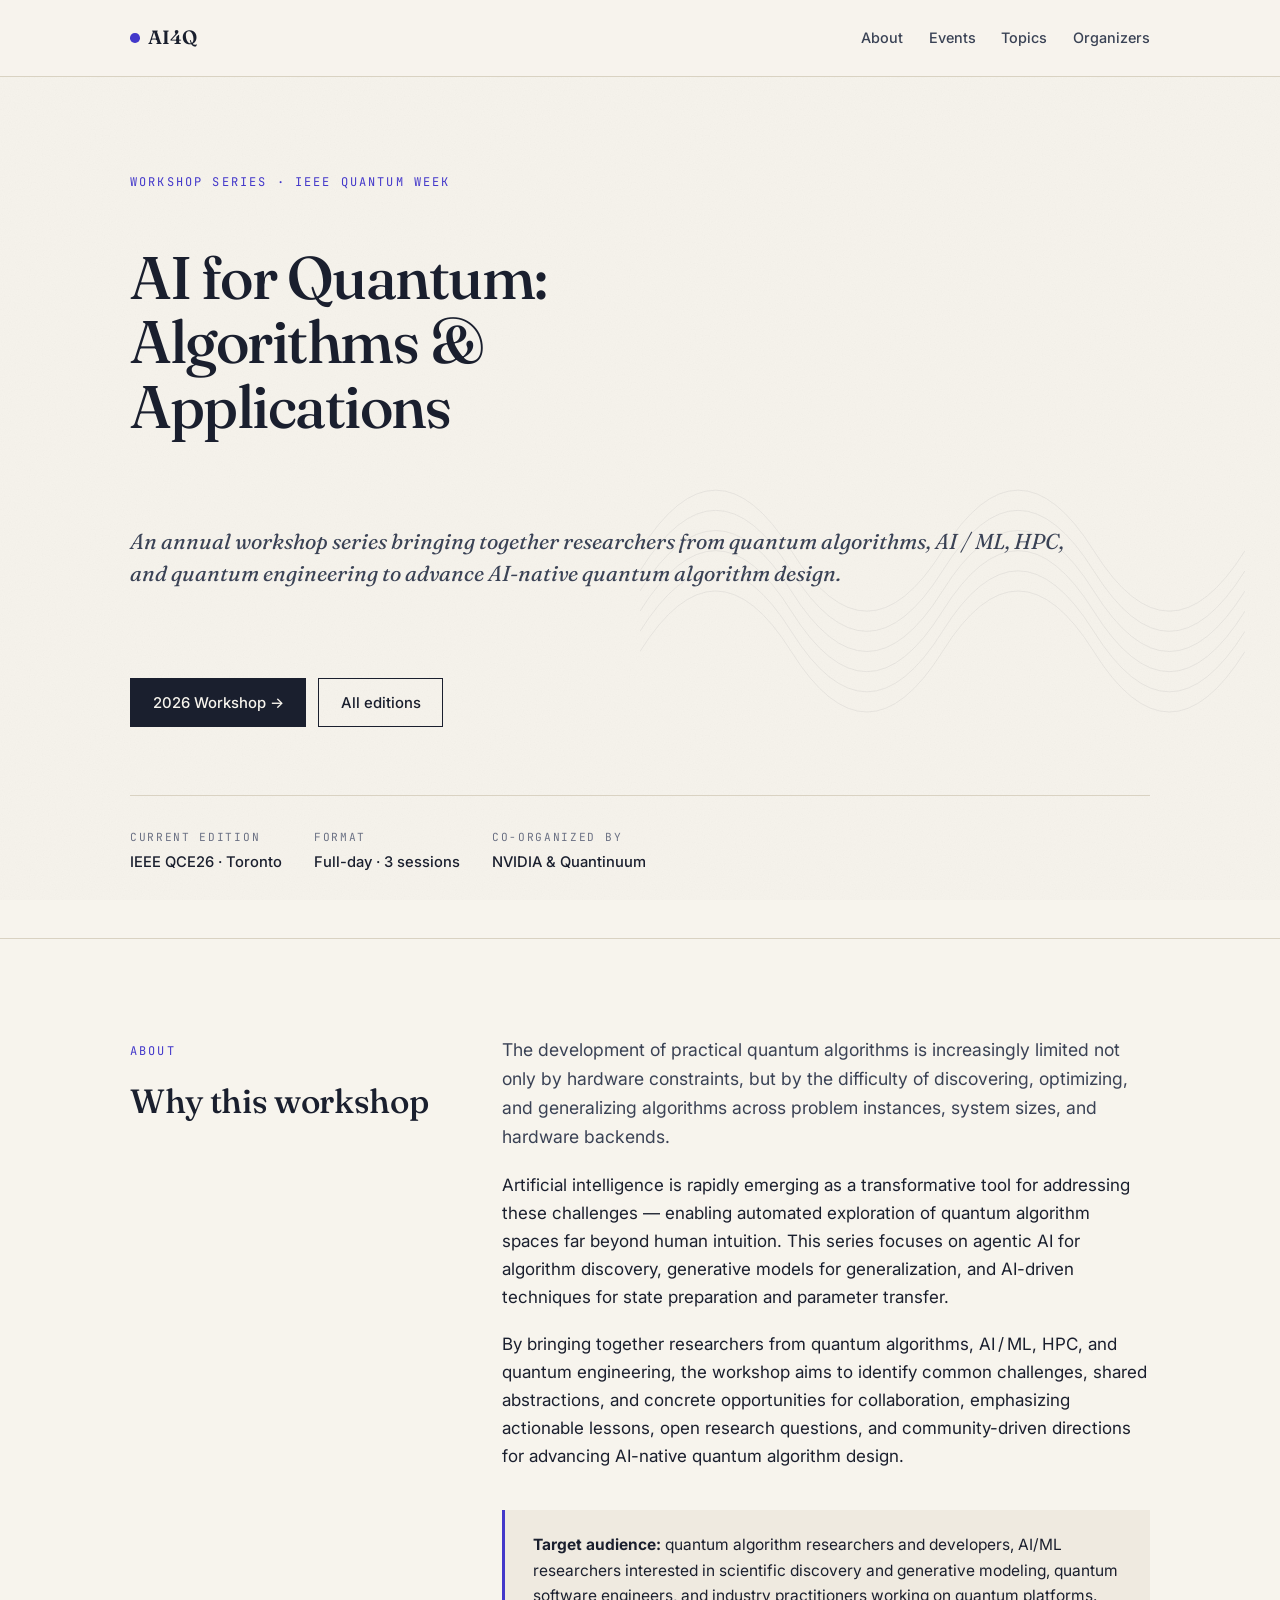
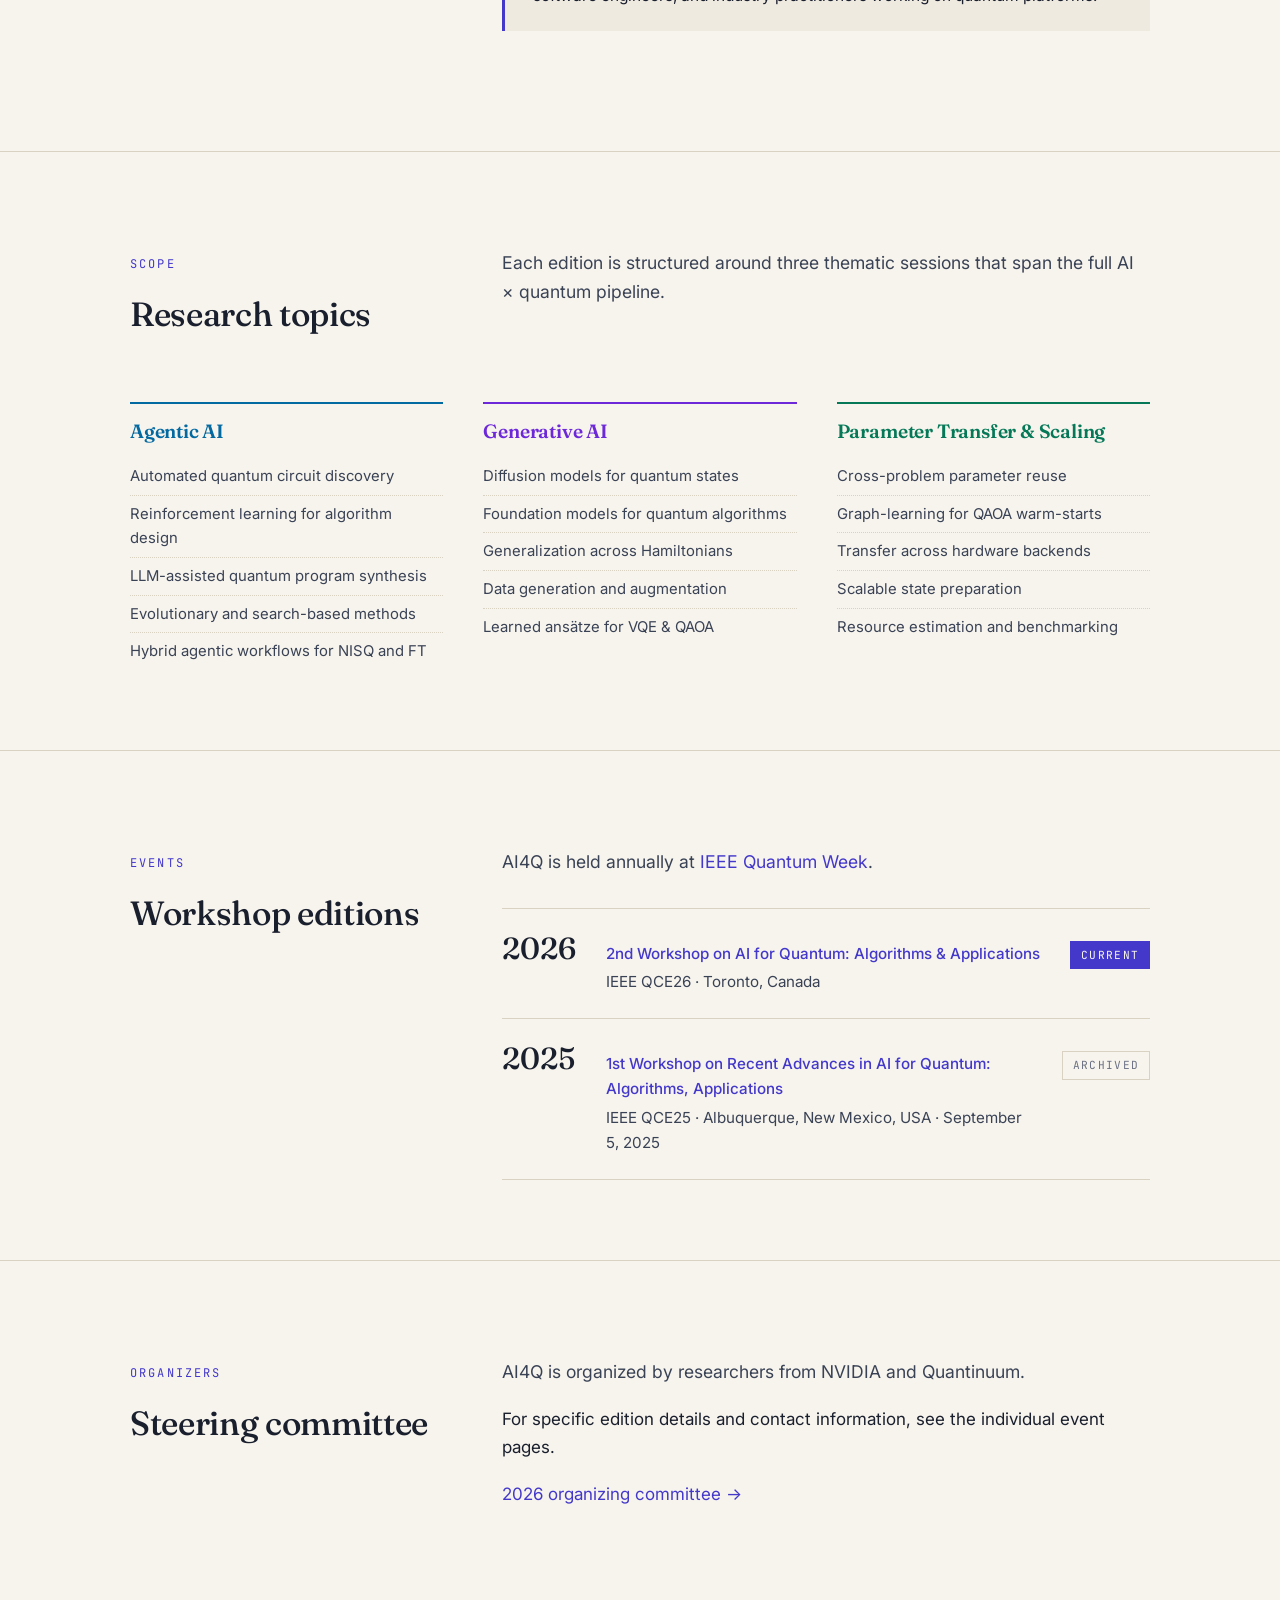
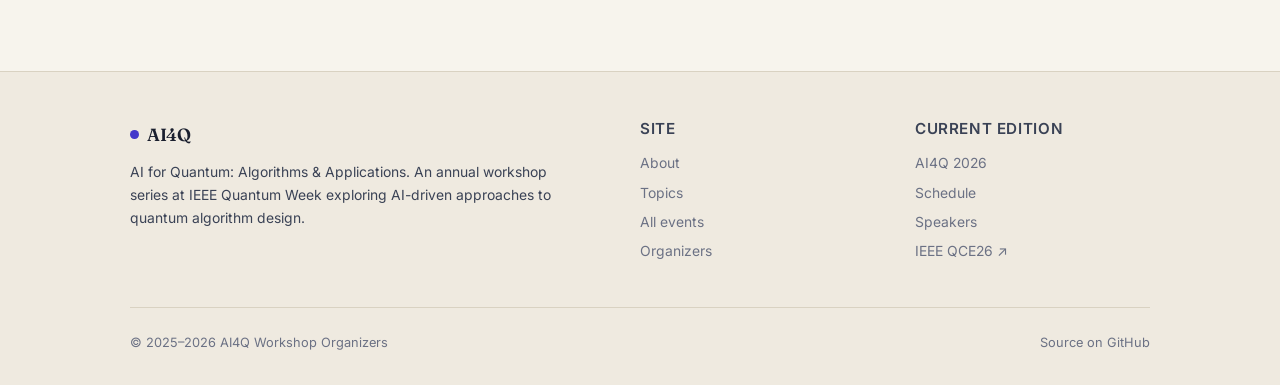
<file: index.html>
<!DOCTYPE html>
<html lang="en">
<head>
<meta charset="UTF-8">
<meta name="viewport" content="width=device-width, initial-scale=1.0">
<title>AI for Quantum: Algorithms &amp; Applications — Workshop Series</title>
<meta name="description" content="An annual workshop series on AI-driven quantum algorithm discovery, generative models, and parameter transfer — co-located with IEEE Quantum Week.">
<meta property="og:title" content="AI for Quantum: Algorithms &amp; Applications">
<meta property="og:description" content="An annual workshop series on AI-driven quantum algorithms, co-located with IEEE Quantum Week.">
<meta property="og:type" content="website">
<link rel="stylesheet" href="assets/css/style.css">
</head>
<body>

<header class="site-header">
  <div class="wrap">
    <a href="index.html" class="brand"><span class="brand-mark"></span>AI4Q</a>
    <nav class="primary">
      <a href="#about">About</a>
      <a href="events/index.html">Events</a>
      <a href="#topics">Topics</a>
      <a href="#organizers">Organizers</a>
    </nav>
  </div>
</header>

<main>

<section class="hero">
  <div class="wrap">
    <span class="eyebrow">Workshop Series · IEEE Quantum Week</span>
    <h1>AI for Quantum:<br>Algorithms &amp;<br>Applications</h1>
    <p class="hero-deck">
      An annual workshop series bringing together researchers from quantum algorithms,
      AI&thinsp;/&thinsp;ML, HPC, and quantum engineering to advance AI-native quantum algorithm design.
    </p>
    <div class="cta-row">
      <a class="btn" href="events/2026-qce/index.html">2026 Workshop →</a>
      <a class="btn btn-outline" href="events/index.html">All editions</a>
    </div>
    <div class="hero-meta">
      <div>
        <span class="label">Current edition</span>
        <span class="value">IEEE QCE26 · Toronto</span>
      </div>
      <div>
        <span class="label">Format</span>
        <span class="value">Full-day · 3 sessions</span>
      </div>
      <div>
        <span class="label">Co-organized by</span>
        <span class="value">NVIDIA &amp; Quantinuum</span>
      </div>
    </div>

    <!-- decorative quantum wave -->
    <svg class="hero-wave" viewBox="0 0 600 400" xmlns="http://www.w3.org/2000/svg" aria-hidden="true">
      <g fill="none" stroke="#1a1f2e" stroke-width="0.6">
        <path d="M0 200 Q 75 80, 150 200 T 300 200 T 450 200 T 600 200"/>
        <path d="M0 220 Q 75 100,150 220 T 300 220 T 450 220 T 600 220"/>
        <path d="M0 240 Q 75 120,150 240 T 300 240 T 450 240 T 600 240"/>
        <path d="M0 260 Q 75 140,150 260 T 300 260 T 450 260 T 600 260"/>
        <path d="M0 280 Q 75 160,150 280 T 300 280 T 450 280 T 600 280"/>
        <path d="M0 300 Q 75 180,150 300 T 300 300 T 450 300 T 600 300"/>
      </g>
    </svg>
  </div>
</section>

<section id="about">
  <div class="wrap">
    <div class="two-col">
      <div><span class="eyebrow">About</span><h2>Why this workshop</h2></div>
      <div>
        <p class="lead">
          The development of practical quantum algorithms is increasingly limited not only by hardware
          constraints, but by the difficulty of discovering, optimizing, and generalizing algorithms
          across problem instances, system sizes, and hardware backends.
        </p>
        <p>
          Artificial intelligence is rapidly emerging as a transformative tool for addressing these
          challenges — enabling automated exploration of quantum algorithm spaces far beyond human intuition.
          This series focuses on agentic AI for algorithm discovery, generative models for generalization,
          and AI-driven techniques for state preparation and parameter transfer.
        </p>
        <p>
          By bringing together researchers from quantum algorithms, AI&thinsp;/&thinsp;ML, HPC, and quantum
          engineering, the workshop aims to identify common challenges, shared abstractions, and concrete
          opportunities for collaboration, emphasizing actionable lessons, open research questions, and
          community-driven directions for advancing AI-native quantum algorithm design.
        </p>

        <div class="callout">
          <p>
            <strong>Target audience:</strong> quantum algorithm researchers and developers,
            AI/ML researchers interested in scientific discovery and generative modeling,
            quantum software engineers, and industry practitioners working on quantum platforms.
          </p>
        </div>
      </div>
    </div>
  </div>
</section>

<section id="topics">
  <div class="wrap">
    <div class="two-col">
      <div><span class="eyebrow">Scope</span><h2>Research topics</h2></div>
      <div>
        <p class="lead">Each edition is structured around three thematic sessions that span the full AI × quantum pipeline.</p>
      </div>
    </div>

    <div class="topic-grid">
      <div class="topic">
        <h3 style="border-top-color: var(--s1-color); color: var(--s1-color);">Agentic AI</h3>
        <ul>
          <li>Automated quantum circuit discovery</li>
          <li>Reinforcement learning for algorithm design</li>
          <li>LLM-assisted quantum program synthesis</li>
          <li>Evolutionary and search-based methods</li>
          <li>Hybrid agentic workflows for NISQ and FT</li>
        </ul>
      </div>
      <div class="topic">
        <h3 style="border-top-color: var(--s2-color); color: var(--s2-color);">Generative AI</h3>
        <ul>
          <li>Diffusion models for quantum states</li>
          <li>Foundation models for quantum algorithms</li>
          <li>Generalization across Hamiltonians</li>
          <li>Data generation and augmentation</li>
          <li>Learned ansätze for VQE &amp; QAOA</li>
        </ul>
      </div>
      <div class="topic">
        <h3 style="border-top-color: var(--s3-color); color: var(--s3-color);">Parameter Transfer &amp; Scaling</h3>
        <ul>
          <li>Cross-problem parameter reuse</li>
          <li>Graph-learning for QAOA warm-starts</li>
          <li>Transfer across hardware backends</li>
          <li>Scalable state preparation</li>
          <li>Resource estimation and benchmarking</li>
        </ul>
      </div>
    </div>
  </div>
</section>

<section id="editions">
  <div class="wrap">
    <div class="two-col">
      <div><span class="eyebrow">Events</span><h2>Workshop editions</h2></div>
      <div>
        <p class="lead">AI4Q is held annually at <a href="https://qce.quantum.ieee.org/">IEEE Quantum Week</a>.</p>
        <div class="editions">
          <div class="edition">
            <span class="yr">2026</span>
            <div class="ed-meta">
              <strong><a href="events/2026-qce/index.html">2nd Workshop on AI for Quantum: Algorithms &amp; Applications</a></strong>
              IEEE QCE26 · Toronto, Canada
            </div>
            <span class="status live">Current</span>
          </div>
          <div class="edition">
            <span class="yr">2025</span>
            <div class="ed-meta">
              <strong><a href="events/2025-qce/index.html">1st Workshop on Recent Advances in AI for Quantum: Algorithms, Applications</a></strong>
              IEEE QCE25 · Albuquerque, New Mexico, USA · September 5, 2025
            </div>
            <span class="status archived">Archived</span>
          </div>
        </div>
      </div>
    </div>
  </div>
</section>

<section id="organizers">
  <div class="wrap">
    <div class="two-col">
      <div><span class="eyebrow">Organizers</span><h2>Steering committee</h2></div>
      <div>
        <p class="lead">AI4Q is organized by researchers from NVIDIA and Quantinuum.</p>
        <p>For specific edition details and contact information, see the individual event pages.</p>
        <p><a href="events/2026-qce/index.html#organizers">2026 organizing committee →</a></p>
      </div>
    </div>
  </div>
</section>

</main>

<footer class="site-footer">
  <div class="wrap">
    <div class="foot-grid">
      <div>
        <div class="brand" style="font-size:1.1rem;"><span class="brand-mark"></span>AI4Q</div>
        <p style="margin-top:.75rem; max-width:32em;">
          AI for Quantum: Algorithms &amp; Applications. An annual workshop series at
          IEEE Quantum Week exploring AI-driven approaches to quantum algorithm design.
        </p>
      </div>
      <div>
        <h4>Site</h4>
        <ul>
          <li><a href="#about">About</a></li>
          <li><a href="#topics">Topics</a></li>
          <li><a href="events/index.html">All events</a></li>
          <li><a href="#organizers">Organizers</a></li>
        </ul>
      </div>
      <div>
        <h4>Current edition</h4>
        <ul>
          <li><a href="events/2026-qce/index.html">AI4Q 2026</a></li>
          <li><a href="events/2026-qce/index.html#schedule">Schedule</a></li>
          <li><a href="events/2026-qce/index.html#speakers">Speakers</a></li>
          <li><a href="https://qce.quantum.ieee.org/2026/" rel="noopener">IEEE QCE26 ↗</a></li>
        </ul>
      </div>
    </div>
    <div class="copyright">
      <span>© 2025–2026 AI4Q Workshop Organizers</span>
      <span>Source on <a href="https://github.com/poojarao8/ai4q-workshop">GitHub</a></span>
    </div>
  </div>
</footer>

</body>
</html>
</file>
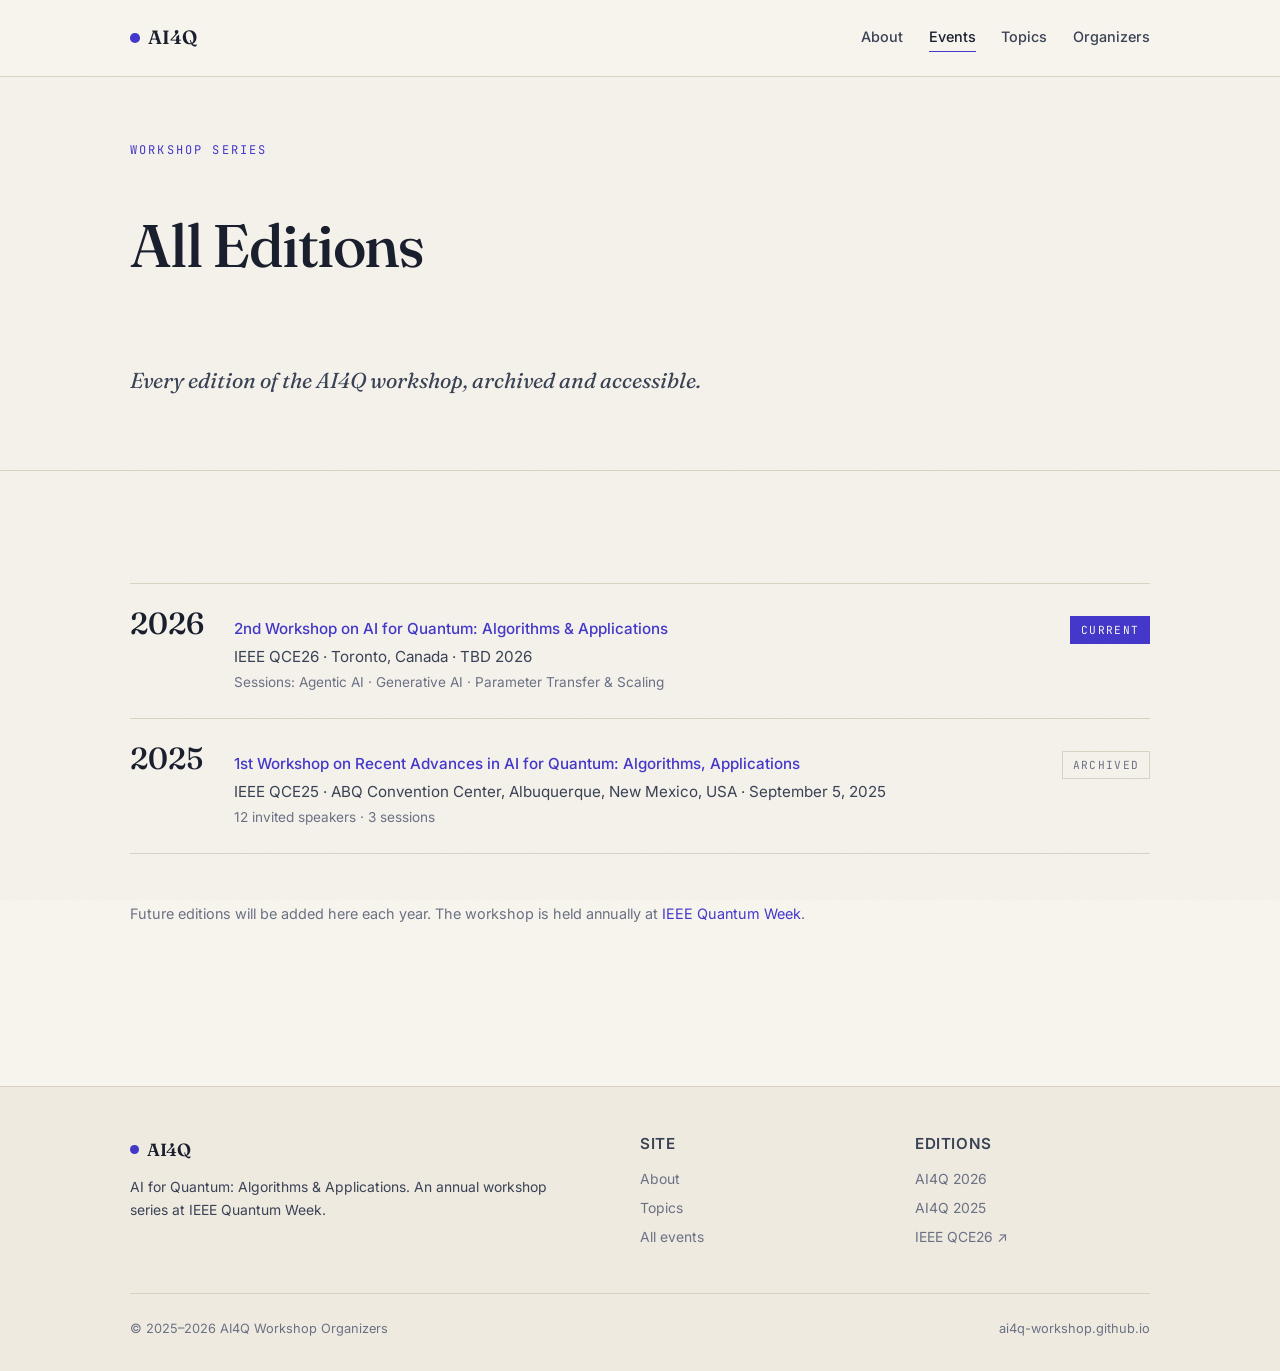
<file: events/index.html>
<!DOCTYPE html>
<html lang="en">
<head>
<meta charset="UTF-8">
<meta name="viewport" content="width=device-width, initial-scale=1.0">
<title>All Editions — AI for Quantum Workshop Series</title>
<meta name="description" content="All editions of the AI for Quantum: Algorithms & Applications workshop series at IEEE Quantum Week.">
<link rel="stylesheet" href="../assets/css/style.css">
</head>
<body>

<header class="site-header">
  <div class="wrap">
    <a href="../index.html" class="brand"><span class="brand-mark"></span>AI4Q</a>
    <nav class="primary">
      <a href="../index.html#about">About</a>
      <a href="index.html" class="current">Events</a>
      <a href="../index.html#topics">Topics</a>
      <a href="../index.html#organizers">Organizers</a>
    </nav>
  </div>
</header>

<main>

<section class="hero" style="padding: 4rem 0 3rem;">
  <div class="wrap">
    <span class="eyebrow">Workshop Series</span>
    <h1>All Editions</h1>
    <p class="hero-deck">
      Every edition of the AI4Q workshop, archived and accessible.
    </p>
  </div>
</section>

<section>
  <div class="wrap">
    <div class="editions">

      <div class="edition">
        <span class="yr">2026</span>
        <div class="ed-meta">
          <strong><a href="2026-qce/index.html">2nd Workshop on AI for Quantum: Algorithms &amp; Applications</a></strong>
          IEEE QCE26 · Toronto, Canada · TBD 2026<br>
          <span style="font-size:.85rem; color: var(--ink-mute);">
            Sessions: Agentic AI · Generative AI · Parameter Transfer &amp; Scaling
          </span>
        </div>
        <span class="status live">Current</span>
      </div>

      <div class="edition">
        <span class="yr">2025</span>
        <div class="ed-meta">
          <strong><a href="2025-qce/index.html">1st Workshop on Recent Advances in AI for Quantum: Algorithms, Applications</a></strong>
          IEEE QCE25 · ABQ Convention Center, Albuquerque, New Mexico, USA · September 5, 2025<br>
          <span style="font-size:.85rem; color: var(--ink-mute);">
            12 invited speakers · 3 sessions
          </span>
        </div>
        <span class="status archived">Archived</span>
      </div>

    </div>

    <p style="margin-top: 3rem; color: var(--ink-mute); font-size: .9rem;">
      Future editions will be added here each year. The workshop is held annually at
      <a href="https://qce.quantum.ieee.org/">IEEE Quantum Week</a>.
    </p>
  </div>
</section>

</main>

<footer class="site-footer">
  <div class="wrap">
    <div class="foot-grid">
      <div>
        <div class="brand" style="font-size:1.1rem;"><span class="brand-mark"></span>AI4Q</div>
        <p style="margin-top:.75rem; max-width:32em;">
          AI for Quantum: Algorithms &amp; Applications.
          An annual workshop series at IEEE Quantum Week.
        </p>
      </div>
      <div>
        <h4>Site</h4>
        <ul>
          <li><a href="../index.html#about">About</a></li>
          <li><a href="../index.html#topics">Topics</a></li>
          <li><a href="index.html">All events</a></li>
        </ul>
      </div>
      <div>
        <h4>Editions</h4>
        <ul>
          <li><a href="2026-qce/index.html">AI4Q 2026</a></li>
          <li><a href="2025-qce/index.html">AI4Q 2025</a></li>
          <li><a href="https://qce.quantum.ieee.org/2026/" rel="noopener">IEEE QCE26 ↗</a></li>
        </ul>
      </div>
    </div>
    <div class="copyright">
      <span>© 2025–2026 AI4Q Workshop Organizers</span>
      <span><a href="../index.html">ai4q-workshop.github.io</a></span>
    </div>
  </div>
</footer>

</body>
</html>
</file>
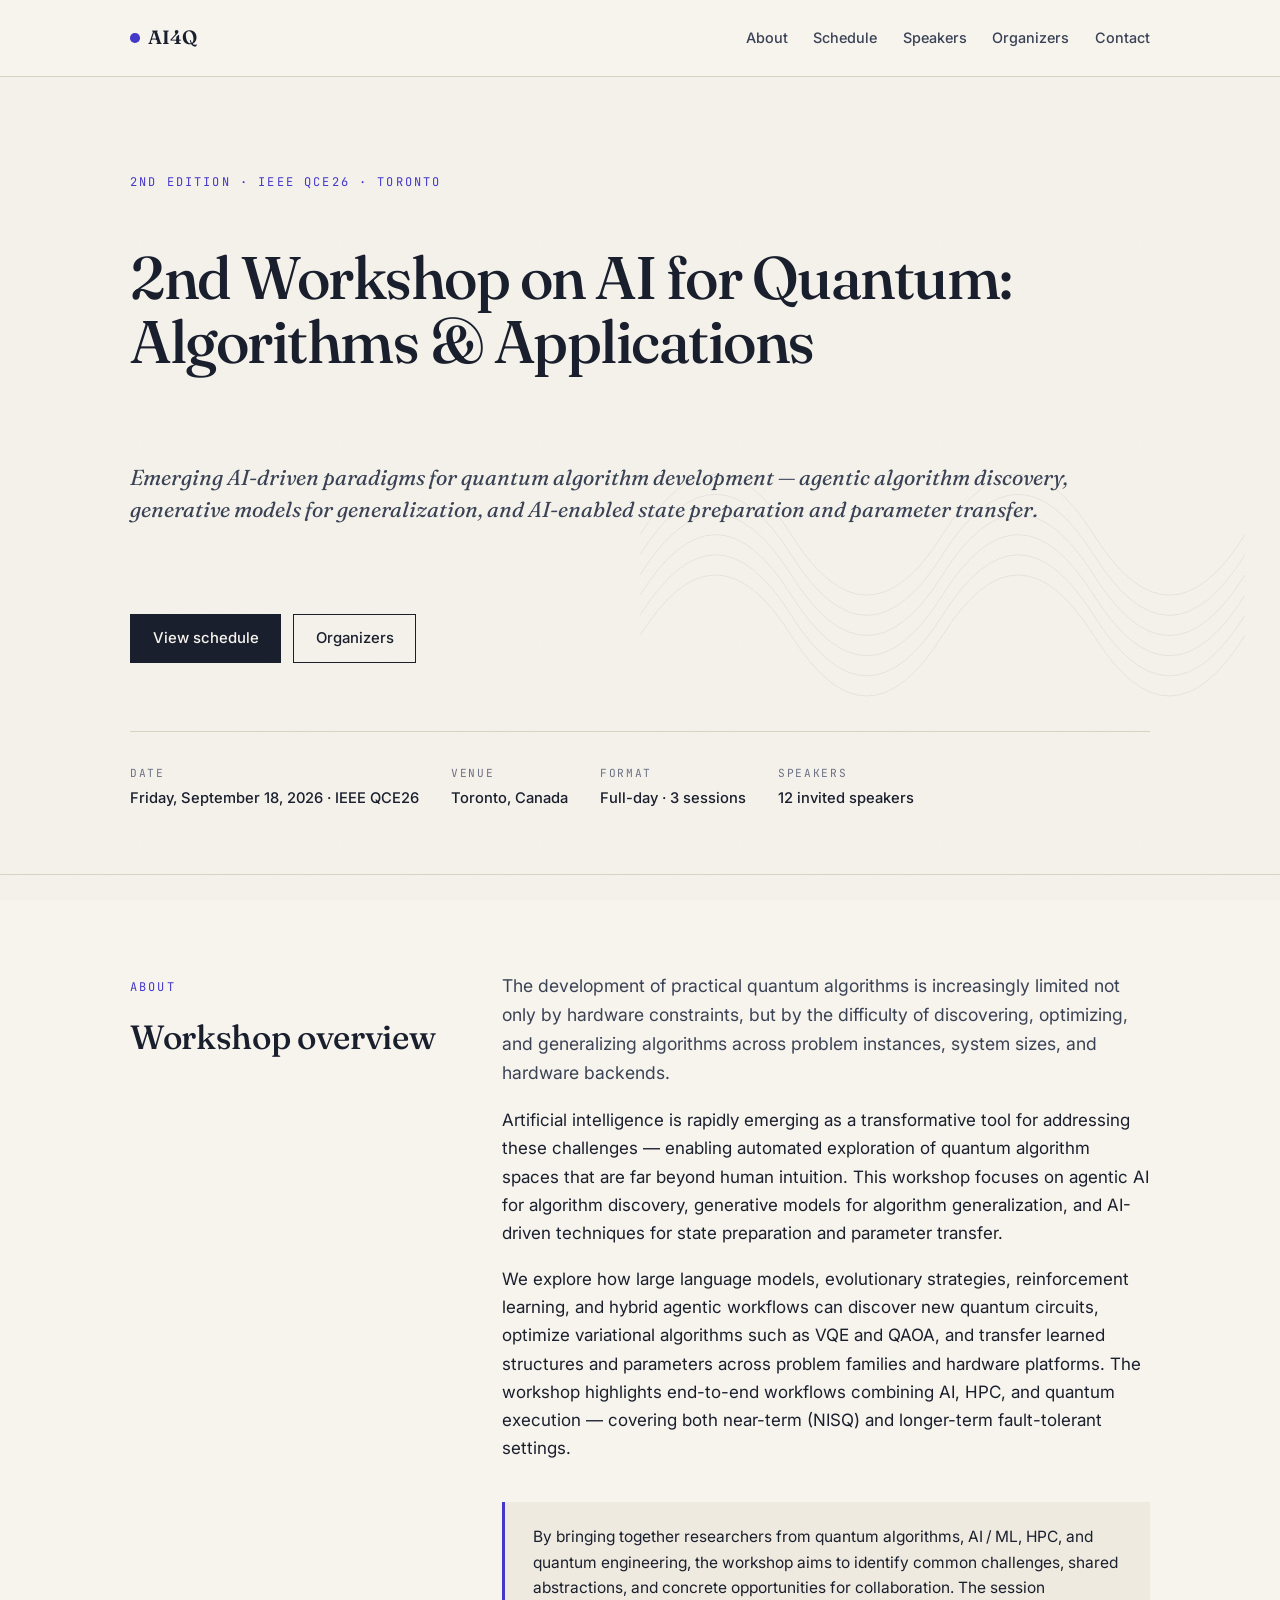
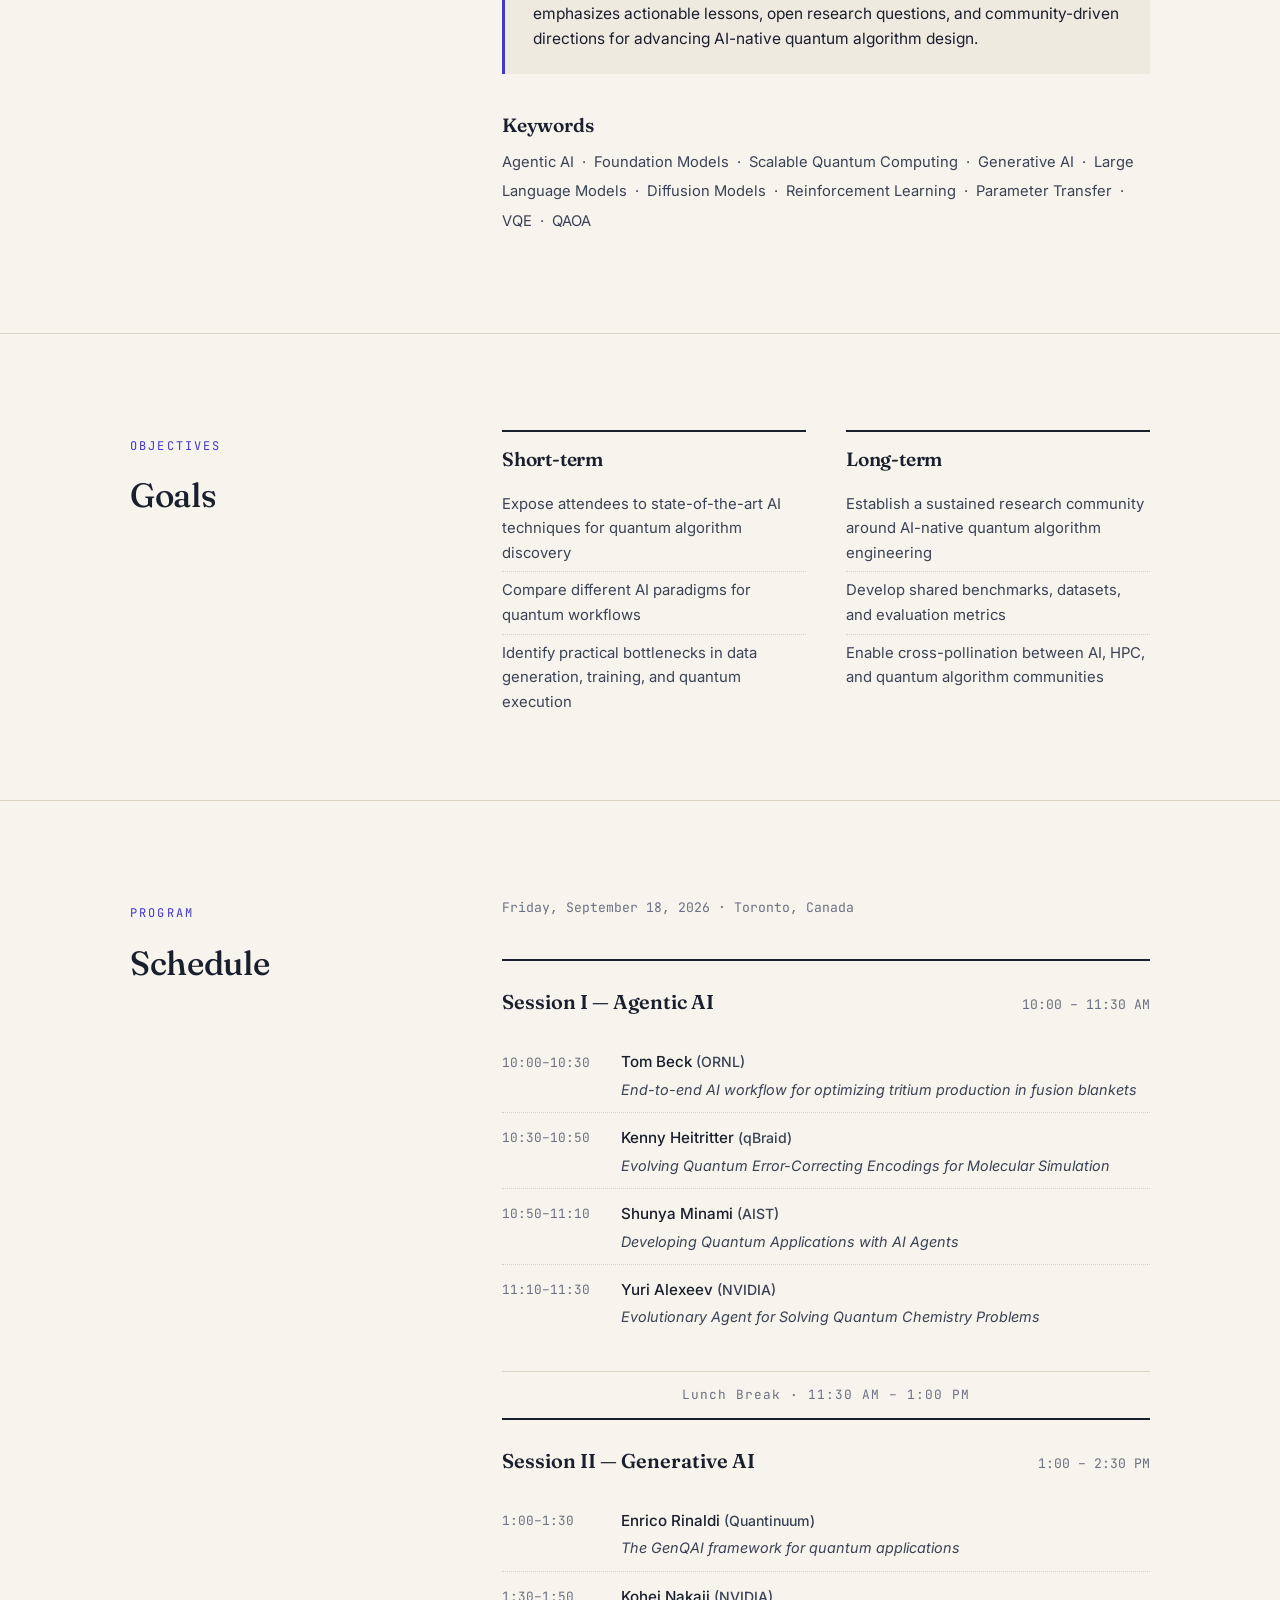
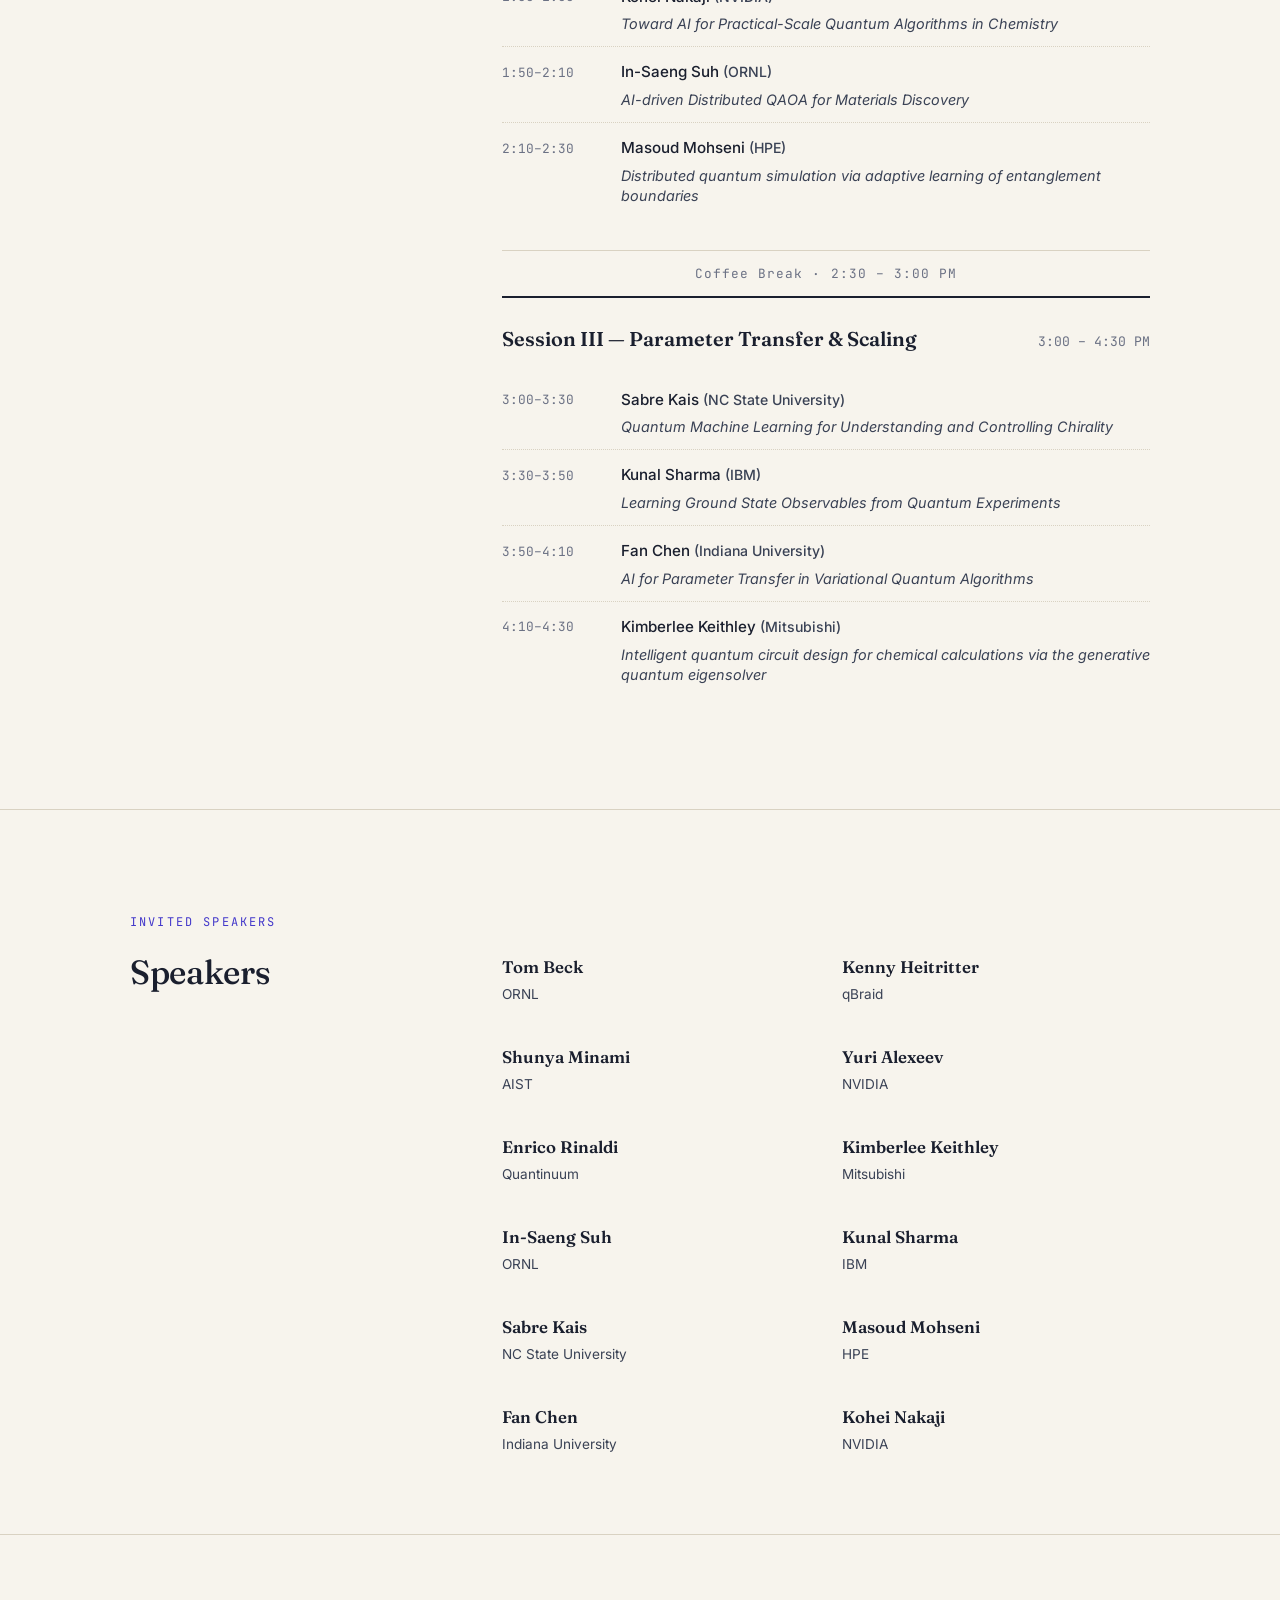
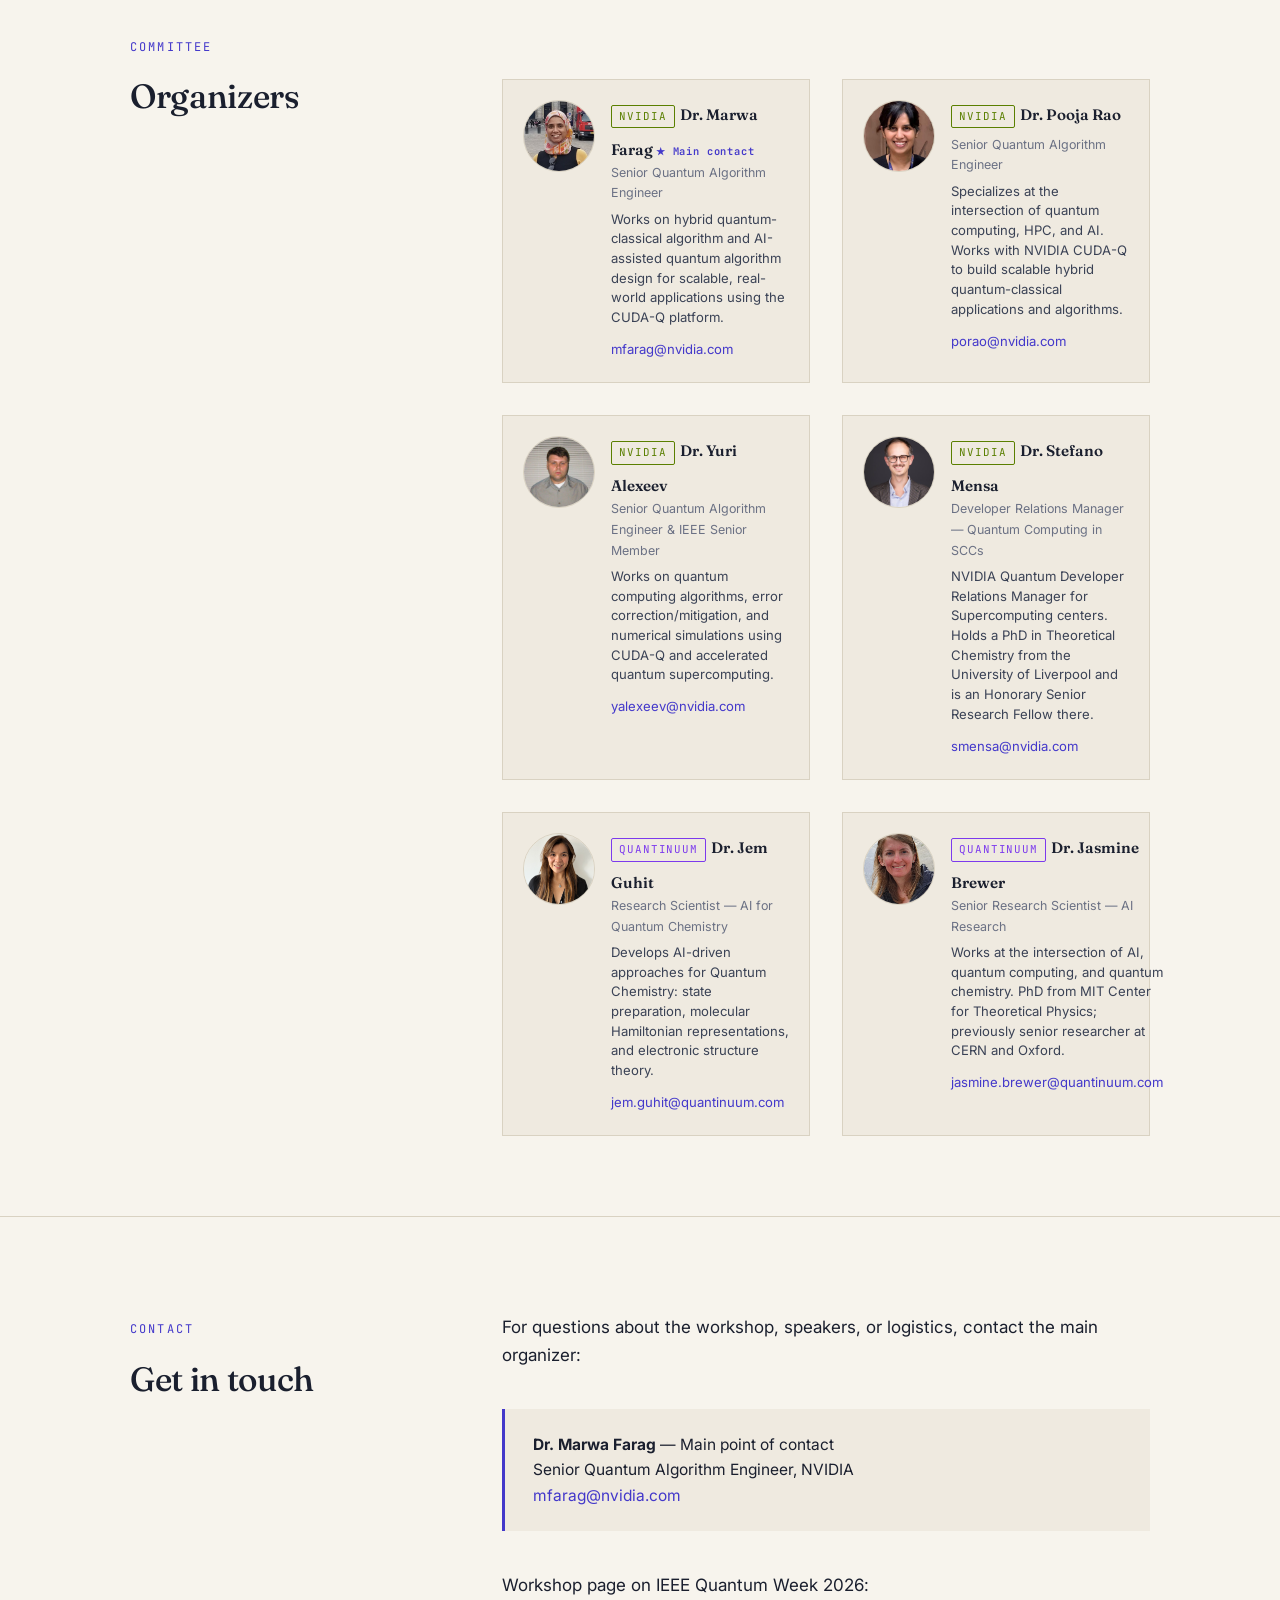
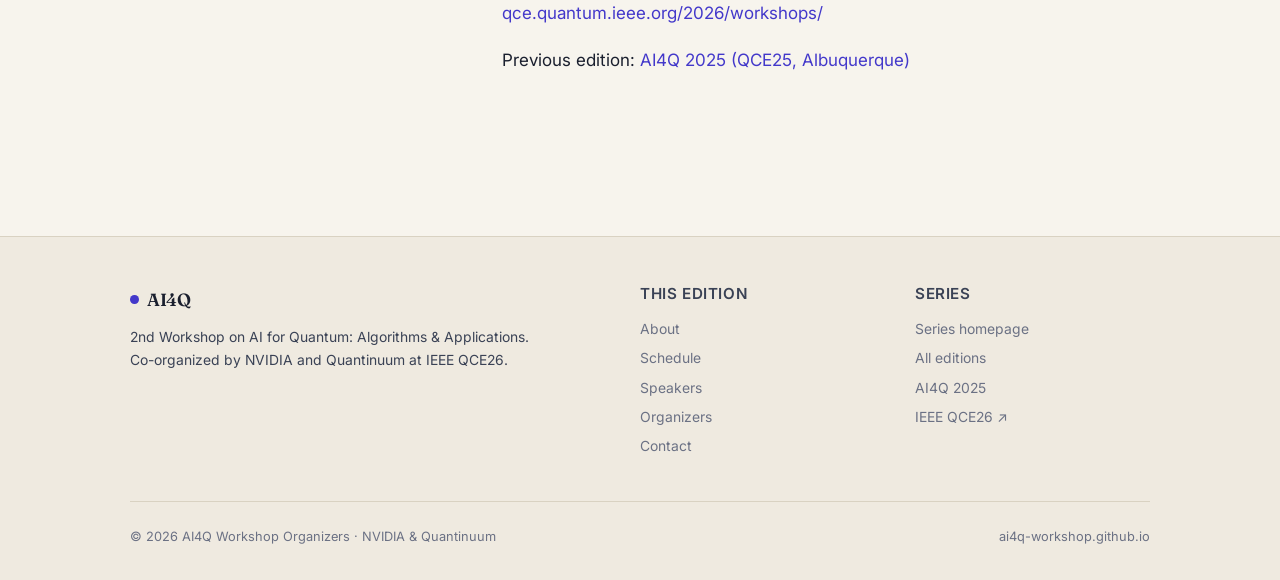
<file: events/2026-qce/index.html>
<!DOCTYPE html>
<html lang="en">
<head>
<meta charset="UTF-8">
<meta name="viewport" content="width=device-width, initial-scale=1.0">
<title>AI4Q 2026 — 2nd Workshop on AI for Quantum | IEEE QCE26</title>
<meta name="description" content="2nd Workshop on AI for Quantum: Algorithms & Applications. IEEE Quantum Week 2026, Toronto, Canada.">
<link rel="stylesheet" href="../../assets/css/style.css">
</head>
<body>

<header class="site-header">
  <div class="wrap">
    <a href="../../index.html" class="brand"><span class="brand-mark"></span>AI4Q</a>
    <nav class="primary">
      <a href="#about">About</a>
      <a href="#schedule">Schedule</a>
      <a href="#speakers">Speakers</a>
      <a href="#organizers">Organizers</a>
      <a href="#contact">Contact</a>
    </nav>
  </div>
</header>

<main>

<section class="hero">
  <div class="wrap">
    <span class="eyebrow">2nd Edition · IEEE QCE26 · Toronto</span>
    <h1>2nd Workshop on AI for Quantum:<br>Algorithms &amp; Applications</h1>
    <p class="hero-deck">
      Emerging AI-driven paradigms for quantum algorithm development — agentic algorithm
      discovery, generative models for generalization, and AI-enabled state preparation
      and parameter transfer.
    </p>
    <div class="cta-row">
      <a class="btn" href="#schedule">View schedule</a>
      <a class="btn btn-outline" href="#organizers">Organizers</a>
    </div>
    <div class="hero-meta">
      <div>
        <span class="label">Date</span>
        <span class="value">Friday, September 18, 2026 · IEEE QCE26</span>
      </div>
      <div>
        <span class="label">Venue</span>
        <span class="value">Toronto, Canada</span>
      </div>
      <div>
        <span class="label">Format</span>
        <span class="value">Full-day · 3 sessions</span>
      </div>
      <div>
        <span class="label">Speakers</span>
        <span class="value">12 invited speakers</span>
      </div>
    </div>

    <svg class="hero-wave" viewBox="0 0 600 400" xmlns="http://www.w3.org/2000/svg" aria-hidden="true">
      <g fill="none" stroke="#1a1f2e" stroke-width="0.6">
        <path d="M0 200 Q 75 80, 150 200 T 300 200 T 450 200 T 600 200"/>
        <path d="M0 220 Q 75 100,150 220 T 300 220 T 450 220 T 600 220"/>
        <path d="M0 240 Q 75 120,150 240 T 300 240 T 450 240 T 600 240"/>
        <path d="M0 260 Q 75 140,150 260 T 300 260 T 450 260 T 600 260"/>
        <path d="M0 280 Q 75 160,150 280 T 300 280 T 450 280 T 600 280"/>
        <path d="M0 300 Q 75 180,150 300 T 300 300 T 450 300 T 600 300"/>
      </g>
    </svg>
  </div>
</section>

<section id="about">
  <div class="wrap">
    <div class="two-col">
      <div><span class="eyebrow">About</span><h2>Workshop overview</h2></div>
      <div>
        <p class="lead">
          The development of practical quantum algorithms is increasingly limited not only by hardware
          constraints, but by the difficulty of discovering, optimizing, and generalizing algorithms
          across problem instances, system sizes, and hardware backends.
        </p>
        <p>
          Artificial intelligence is rapidly emerging as a transformative tool for addressing these
          challenges — enabling automated exploration of quantum algorithm spaces that are far beyond
          human intuition. This workshop focuses on agentic AI for algorithm discovery, generative
          models for algorithm generalization, and AI-driven techniques for state preparation and
          parameter transfer.
        </p>
        <p>
          We explore how large language models, evolutionary strategies, reinforcement learning,
          and hybrid agentic workflows can discover new quantum circuits, optimize variational
          algorithms such as VQE and QAOA, and transfer learned structures and parameters across
          problem families and hardware platforms. The workshop highlights end-to-end workflows
          combining AI, HPC, and quantum execution — covering both near-term (NISQ) and
          longer-term fault-tolerant settings.
        </p>

        <div class="callout">
          <p>
            By bringing together researchers from quantum algorithms, AI&thinsp;/&thinsp;ML, HPC,
            and quantum engineering, the workshop aims to identify common challenges, shared
            abstractions, and concrete opportunities for collaboration. The session emphasizes
            actionable lessons, open research questions, and community-driven directions for
            advancing AI-native quantum algorithm design.
          </p>
        </div>

        <h3 style="margin-top:2rem;">Keywords</h3>
        <p style="color:var(--ink-soft); font-size:.92rem; line-height:2;">
          Agentic AI &nbsp;·&nbsp; Foundation Models &nbsp;·&nbsp; Scalable Quantum Computing
          &nbsp;·&nbsp; Generative AI &nbsp;·&nbsp; Large Language Models &nbsp;·&nbsp;
          Diffusion Models &nbsp;·&nbsp; Reinforcement Learning &nbsp;·&nbsp;
          Parameter Transfer &nbsp;·&nbsp; VQE &nbsp;·&nbsp; QAOA
        </p>
      </div>
    </div>
  </div>
</section>

<section>
  <div class="wrap">
    <div class="two-col">
      <div><span class="eyebrow">Objectives</span><h2>Goals</h2></div>
      <div>
        <div class="topic-grid" style="margin-top:0;">
          <div class="topic">
            <h3>Short-term</h3>
            <ul>
              <li>Expose attendees to state-of-the-art AI techniques for quantum algorithm discovery</li>
              <li>Compare different AI paradigms for quantum workflows</li>
              <li>Identify practical bottlenecks in data generation, training, and quantum execution</li>
            </ul>
          </div>
          <div class="topic">
            <h3>Long-term</h3>
            <ul>
              <li>Establish a sustained research community around AI-native quantum algorithm engineering</li>
              <li>Develop shared benchmarks, datasets, and evaluation metrics</li>
              <li>Enable cross-pollination between AI, HPC, and quantum algorithm communities</li>
            </ul>
          </div>
        </div>
      </div>
    </div>
  </div>
</section>

<section id="schedule">
  <div class="wrap">
    <div class="two-col">
      <div><span class="eyebrow">Program</span><h2>Schedule</h2></div>
      <div>
        <p style="font-family:'JetBrains Mono',monospace; font-size:.82rem; color:var(--ink-mute); margin-bottom:2rem;">
          Friday, September 18, 2026 · Toronto, Canada
        </p>

        <div class="program">

          <!-- Session I -->
          <div class="session">
            <div class="session-head">
              <span class="session-title">Session I — Agentic AI</span>
              <span class="session-time">10:00 – 11:30 AM</span>
            </div>
            <div class="slot">
              <span class="t">10:00–10:30</span>
              <div class="desc">
                <strong>Tom Beck <em>(ORNL)</em></strong>
                <span class="talk">End-to-end AI workflow for optimizing tritium production in fusion blankets</span>
              </div>
            </div>
            <div class="slot">
              <span class="t">10:30–10:50</span>
              <div class="desc">
                <strong>Kenny Heitritter <em>(qBraid)</em></strong>
                <span class="talk">Evolving Quantum Error-Correcting Encodings for Molecular Simulation</span>
              </div>
            </div>
            <div class="slot">
              <span class="t">10:50–11:10</span>
              <div class="desc">
                <strong>Shunya Minami <em>(AIST)</em></strong>
                <span class="talk">Developing Quantum Applications with AI Agents</span>
              </div>
            </div>
            <div class="slot">
              <span class="t">11:10–11:30</span>
              <div class="desc">
                <strong>Yuri Alexeev <em>(NVIDIA)</em></strong>
                <span class="talk">Evolutionary Agent for Solving Quantum Chemistry Problems</span>
              </div>
            </div>
          </div>

          <div class="break-row">Lunch Break · 11:30 AM – 1:00 PM</div>

          <!-- Session II -->
          <div class="session">
            <div class="session-head">
              <span class="session-title">Session II — Generative AI</span>
              <span class="session-time">1:00 – 2:30 PM</span>
            </div>
            <div class="slot">
              <span class="t">1:00–1:30</span>
              <div class="desc">
                <strong>Enrico Rinaldi <em>(Quantinuum)</em></strong>
                <span class="talk">The GenQAI framework for quantum applications</span>
              </div>
            </div>
            <div class="slot">
              <span class="t">1:30–1:50</span>
              <div class="desc">
                <strong>Kohei Nakaji <em>(NVIDIA)</em></strong>
                <span class="talk">Toward AI for Practical-Scale Quantum Algorithms in Chemistry</span>
              </div>
            </div>
            <div class="slot">
              <span class="t">1:50–2:10</span>
              <div class="desc">
                <strong>In-Saeng Suh <em>(ORNL)</em></strong>
                <span class="talk">AI-driven Distributed QAOA for Materials Discovery</span>
              </div>
            </div>
            <div class="slot">
              <span class="t">2:10–2:30</span>
              <div class="desc">
                <strong>Masoud Mohseni <em>(HPE)</em></strong>
                <span class="talk">Distributed quantum simulation via adaptive learning of entanglement boundaries</span>
              </div>
            </div>
          </div>

          <div class="break-row">Coffee Break · 2:30 – 3:00 PM</div>

          <!-- Session III -->
          <div class="session">
            <div class="session-head">
              <span class="session-title">Session III — Parameter Transfer &amp; Scaling</span>
              <span class="session-time">3:00 – 4:30 PM</span>
            </div>
            <div class="slot">
              <span class="t">3:00–3:30</span>
              <div class="desc">
                <strong>Sabre Kais <em>(NC State University)</em></strong>
                <span class="talk">Quantum Machine Learning for Understanding and Controlling Chirality</span>
              </div>
            </div>
            <div class="slot">
              <span class="t">3:30–3:50</span>
              <div class="desc">
                <strong>Kunal Sharma <em>(IBM)</em></strong>
                <span class="talk">Learning Ground State Observables from Quantum Experiments</span>
              </div>
            </div>
            <div class="slot">
              <span class="t">3:50–4:10</span>
              <div class="desc">
                <strong>Fan Chen <em>(Indiana University)</em></strong>
                <span class="talk">AI for Parameter Transfer in Variational Quantum Algorithms</span>
              </div>
            </div>
            <div class="slot">
              <span class="t">4:10–4:30</span>
              <div class="desc">
                <strong>Kimberlee Keithley <em>(Mitsubishi)</em></strong>
                <span class="talk">Intelligent quantum circuit design for chemical calculations via the generative quantum eigensolver</span>
              </div>
            </div>
          </div>

        </div>
      </div>
    </div>
  </div>
</section>

<section id="speakers">
  <div class="wrap">
    <div class="two-col">
      <div><span class="eyebrow">Invited Speakers</span><h2>Speakers</h2></div>
      <div>
        <div class="people">

          <div class="person">
            <span class="name">Tom Beck</span>
            <span class="affil">ORNL</span>
          </div>

          <div class="person">
            <span class="name">Kenny Heitritter</span>
            <span class="affil">qBraid</span>
          </div>

          <div class="person">
            <span class="name">Shunya Minami</span>
            <span class="affil">AIST</span>
          </div>

          <div class="person">
            <span class="name">Yuri Alexeev</span>
            <span class="affil">NVIDIA</span>
          </div>

          <div class="person">
            <span class="name">Enrico Rinaldi</span>
            <span class="affil">Quantinuum</span>
          </div>

          <div class="person">
            <span class="name">Kimberlee Keithley</span>
            <span class="affil">Mitsubishi</span>
          </div>

          <div class="person">
            <span class="name">In-Saeng Suh</span>
            <span class="affil">ORNL</span>
          </div>

          <div class="person">
            <span class="name">Kunal Sharma</span>
            <span class="affil">IBM</span>
          </div>

          <div class="person">
            <span class="name">Sabre Kais</span>
            <span class="affil">NC State University</span>
          </div>

          <div class="person">
            <span class="name">Masoud Mohseni</span>
            <span class="affil">HPE</span>
          </div>

          <div class="person">
            <span class="name">Fan Chen</span>
            <span class="affil">Indiana University</span>
          </div>

          <div class="person">
            <span class="name">Kohei Nakaji</span>
            <span class="affil">NVIDIA</span>
          </div>

        </div>
      </div>
    </div>
  </div>
</section>

<section id="organizers">
  <div class="wrap">
    <div class="two-col">
      <div><span class="eyebrow">Committee</span><h2>Organizers</h2></div>
      <div>
        <div class="people bio-list">

          <div class="person bio">
            <img class="photo" src="../../assets/img/people/marwa-farag.jpg" alt="Marwa Farag"
                 onerror="this.style.background='var(--paper-deep)'">
            <div class="info">
              <span class="org-tag tag-nvidia">NVIDIA</span>
              <span class="name">Dr. Marwa Farag
                <small style="font-family:'JetBrains Mono',monospace;font-size:.65rem;color:var(--accent);letter-spacing:.08em;"> ★ Main contact</small>
              </span>
              <div class="title">Senior Quantum Algorithm Engineer</div>
              <p>Works on hybrid quantum-classical algorithm and AI-assisted quantum algorithm design for scalable, real-world applications using the CUDA-Q platform.</p>
              <a href="mailto:mfarag@nvidia.com">mfarag@nvidia.com</a>
            </div>
          </div>

          <div class="person bio">
            <img class="photo" src="../../assets/img/people/pooja-rao.jpg" alt="Pooja Rao"
                 onerror="this.style.background='var(--paper-deep)'">
            <div class="info">
              <span class="org-tag tag-nvidia">NVIDIA</span>
              <span class="name">Dr. Pooja Rao</span>
              <div class="title">Senior Quantum Algorithm Engineer</div>
              <p>Specializes at the intersection of quantum computing, HPC, and AI. Works with NVIDIA CUDA-Q to build scalable hybrid quantum-classical applications and algorithms.</p>
              <a href="mailto:porao@nvidia.com">porao@nvidia.com</a>
            </div>
          </div>

          <div class="person bio">
            <img class="photo" src="../../assets/img/people/yuri-alexeev.jpg" alt="Yuri Alexeev"
                 onerror="this.style.background='var(--paper-deep)'">
            <div class="info">
              <span class="org-tag tag-nvidia">NVIDIA</span>
              <span class="name">Dr. Yuri Alexeev</span>
              <div class="title">Senior Quantum Algorithm Engineer &amp; IEEE Senior Member</div>
              <p>Works on quantum computing algorithms, error correction/mitigation, and numerical simulations using CUDA-Q and accelerated quantum supercomputing.</p>
              <a href="mailto:yalexeev@nvidia.com">yalexeev@nvidia.com</a>
            </div>
          </div>

          <div class="person bio">
            <img class="photo" src="../../assets/img/people/stefano-mensa.jpg" alt="Stefano Mensa"
                 onerror="this.style.background='var(--paper-deep)'">
            <div class="info">
              <span class="org-tag tag-nvidia">NVIDIA</span>
              <span class="name">Dr. Stefano Mensa</span>
              <div class="title">Developer Relations Manager — Quantum Computing in SCCs</div>
              <p>NVIDIA Quantum Developer Relations Manager for Supercomputing centers. Holds a PhD in Theoretical Chemistry from the University of Liverpool and is an Honorary Senior Research Fellow there.</p>
              <a href="mailto:smensa@nvidia.com">smensa@nvidia.com</a>
            </div>
          </div>

          <div class="person bio">
            <img class="photo" src="../../assets/img/people/jem-guhit.jpg" alt="Jem Guhit"
                 onerror="this.style.background='var(--paper-deep)'">
            <div class="info">
              <span class="org-tag tag-quantinuum">Quantinuum</span>
              <span class="name">Dr. Jem Guhit</span>
              <div class="title">Research Scientist — AI for Quantum Chemistry</div>
              <p>Develops AI-driven approaches for Quantum Chemistry: state preparation, molecular Hamiltonian representations, and electronic structure theory.</p>
              <a href="mailto:jem.guhit@quantinuum.com">jem.guhit@quantinuum.com</a>
            </div>
          </div>

          <div class="person bio">
            <img class="photo" src="../../assets/img/people/jasmine-brewer.jpg" alt="Jasmine Brewer"
                 onerror="this.style.background='var(--paper-deep)'">
            <div class="info">
              <span class="org-tag tag-quantinuum">Quantinuum</span>
              <span class="name">Dr. Jasmine Brewer</span>
              <div class="title">Senior Research Scientist — AI Research</div>
              <p>Works at the intersection of AI, quantum computing, and quantum chemistry. PhD from MIT Center for Theoretical Physics; previously senior researcher at CERN and Oxford.</p>
              <a href="mailto:jasmine.brewer@quantinuum.com">jasmine.brewer@quantinuum.com</a>
            </div>
          </div>

        </div>
      </div>
    </div>
  </div>
</section>

<section id="contact">
  <div class="wrap">
    <div class="two-col">
      <div><span class="eyebrow">Contact</span><h2>Get in touch</h2></div>
      <div>
        <p>For questions about the workshop, speakers, or logistics, contact the main organizer:</p>
        <div class="callout">
          <p>
            <strong>Dr. Marwa Farag</strong> — Main point of contact<br>
            Senior Quantum Algorithm Engineer, NVIDIA<br>
            <a href="mailto:mfarag@nvidia.com">mfarag@nvidia.com</a>
          </p>
        </div>
        <p>
          Workshop page on IEEE Quantum Week 2026:
          <a href="https://qce.quantum.ieee.org/2026/workshops/" rel="noopener">
            qce.quantum.ieee.org/2026/workshops/
          </a>
        </p>
        <p>
          Previous edition:
          <a href="../2025-qce/index.html">AI4Q 2025 (QCE25, Albuquerque)</a>
        </p>
      </div>
    </div>
  </div>
</section>

</main>

<footer class="site-footer">
  <div class="wrap">
    <div class="foot-grid">
      <div>
        <div class="brand" style="font-size:1.1rem;"><span class="brand-mark"></span>AI4Q</div>
        <p style="margin-top:.75rem; max-width:32em;">
          2nd Workshop on AI for Quantum: Algorithms &amp; Applications.<br>
          Co-organized by NVIDIA and Quantinuum at IEEE QCE26.
        </p>
      </div>
      <div>
        <h4>This edition</h4>
        <ul>
          <li><a href="#about">About</a></li>
          <li><a href="#schedule">Schedule</a></li>
          <li><a href="#speakers">Speakers</a></li>
          <li><a href="#organizers">Organizers</a></li>
          <li><a href="#contact">Contact</a></li>
        </ul>
      </div>
      <div>
        <h4>Series</h4>
        <ul>
          <li><a href="../../index.html">Series homepage</a></li>
          <li><a href="../index.html">All editions</a></li>
          <li><a href="../2025-qce/index.html">AI4Q 2025</a></li>
          <li><a href="https://qce.quantum.ieee.org/2026/" rel="noopener">IEEE QCE26 ↗</a></li>
        </ul>
      </div>
    </div>
    <div class="copyright">
      <span>© 2026 AI4Q Workshop Organizers · NVIDIA &amp; Quantinuum</span>
      <span><a href="../../index.html">ai4q-workshop.github.io</a></span>
    </div>
  </div>
</footer>

</body>
</html>
</file>
<file: assets/css/style.css>
/* ============================================================
   AI4Q — AI for Quantum: Algorithms & Applications
   Shared stylesheet · editorial-academic design
   ============================================================ */

/* ---------- Fonts ---------- */
@import url('https://fonts.googleapis.com/css2?family=Fraunces:opsz,wght@9..144,400;9..144,500;9..144,600;9..144,700&family=Inter:wght@400;500;600&family=JetBrains+Mono:wght@400;500&display=swap');

/* ---------- Tokens ---------- */
:root {
  --paper:      #f7f4ed;
  --paper-deep: #efeae0;
  --ink:        #1a1f2e;
  --ink-soft:   #3a4255;
  --ink-mute:   #6b7184;
  --rule:       #d9d2c2;
  --accent:     #4338ca;   /* indigo — AI × quantum */
  --accent-soft:#818cf8;
  --highlight:  #eef0fe;
  --max:        1100px;
  --gutter:     clamp(1rem, 4vw, 2.5rem);
  /* Session palette */
  --s1-color:   #0369a1;   /* sky   — Agentic AI */
  --s2-color:   #6d28d9;   /* violet — Generative AI */
  --s3-color:   #047857;   /* emerald — Parameter Transfer */
  /* Org tags */
  --nvidia:     #5a7f00;
  --qtm:        #7c3aed;
}

/* ---------- Reset ---------- */
*, *::before, *::after { box-sizing: border-box; }
html  { scroll-behavior: smooth; }
body  {
  margin: 0;
  background: var(--paper);
  color: var(--ink);
  font-family: 'Inter', -apple-system, system-ui, sans-serif;
  font-size: 17px;
  line-height: 1.65;
  -webkit-font-smoothing: antialiased;
  text-rendering: optimizeLegibility;
}

/* Subtle paper texture */
body::before {
  content: '';
  position: fixed; inset: 0;
  pointer-events: none;
  background-image: url("data:image/svg+xml;utf8,<svg xmlns='http://www.w3.org/2000/svg' width='200' height='200'><filter id='n'><feTurbulence type='fractalNoise' baseFrequency='0.85' numOctaves='2'/><feColorMatrix values='0 0 0 0 0 0 0 0 0 0 0 0 0 0 0 0 0 0 0.035 0'/></filter><rect width='100%' height='100%' filter='url(%23n)'/></svg>");
  opacity: .6; z-index: 0; mix-blend-mode: multiply;
}
main, header, footer, nav { position: relative; z-index: 1; }

/* ---------- Typography ---------- */
h1, h2, h3, h4 {
  font-family: 'Fraunces', Georgia, serif;
  font-weight: 600;
  letter-spacing: -0.01em;
  line-height: 1.15;
  margin: 0 0 .6em;
  color: var(--ink);
}
h1 {
  font-size: clamp(2.2rem, 5vw, 3.75rem);
  font-weight: 500;
  letter-spacing: -0.025em;
  line-height: 1.07;
}
h2 { font-size: clamp(1.5rem, 2.8vw, 2.1rem); font-weight: 500; }
h3 { font-size: 1.2rem; font-weight: 600; }
h4 {
  font-size: .95rem;
  font-family: 'Inter', sans-serif;
  font-weight: 600;
  letter-spacing: .04em;
  text-transform: uppercase;
  color: var(--ink-soft);
}
p { margin: 0 0 1.1em; }
a {
  color: var(--accent);
  text-decoration: none;
  border-bottom: 1px solid transparent;
  transition: border-color .15s, color .15s;
}
a:hover { color: var(--ink); border-bottom-color: var(--accent); }
code, .mono {
  font-family: 'JetBrains Mono', ui-monospace, Menlo, monospace;
  font-size: .9em;
}
.eyebrow {
  font-family: 'JetBrains Mono', monospace;
  font-size: .75rem;
  text-transform: uppercase;
  letter-spacing: .18em;
  color: var(--accent);
  margin-bottom: 1.25rem;
  display: inline-block;
}
.lead {
  font-size: 1.1rem;
  color: var(--ink-soft);
  max-width: 38em;
}

/* ---------- Layout ---------- */
.wrap {
  max-width: var(--max);
  margin: 0 auto;
  padding: 0 var(--gutter);
}
section {
  padding: 5rem 0;
  border-top: 1px solid var(--rule);
}
section:first-of-type { border-top: none; }
.two-col {
  display: grid;
  grid-template-columns: 1fr 2fr;
  gap: 3rem;
  margin-top: 1rem;
}
@media (max-width: 760px) { .two-col { grid-template-columns: 1fr; gap: 1.25rem; } }

/* ---------- Header / Nav ---------- */
header.site-header {
  padding: 1.4rem 0;
  border-bottom: 1px solid var(--rule);
  position: sticky; top: 0; z-index: 50;
  background: rgba(247,244,237,.93);
  backdrop-filter: blur(8px);
}
header.site-header .wrap {
  display: flex;
  justify-content: space-between;
  align-items: center;
  gap: 2rem;
}
.brand {
  font-family: 'Fraunces', serif;
  font-size: 1.2rem;
  font-weight: 600;
  color: var(--ink);
  border: none;
  letter-spacing: -0.01em;
  display: flex; align-items: center; gap: .45em;
}
.brand:hover { color: var(--accent); border: none; }
.brand-mark {
  display: inline-block;
  width: .5em; height: .5em;
  background: var(--accent);
  border-radius: 50%;
}
nav.primary { display: flex; gap: 1.6rem; flex-wrap: wrap; }
nav.primary a {
  color: var(--ink-soft);
  font-size: .9rem;
  font-weight: 500;
  border: none;
}
nav.primary a:hover  { color: var(--accent); border: none; }
nav.primary a.current {
  color: var(--ink);
  border-bottom: 1.5px solid var(--accent);
  padding-bottom: 2px;
}

/* ---------- Hero ---------- */
.hero {
  padding: 6rem 0 4rem;
  position: relative; overflow: hidden;
  border-top: none;
}
.hero .wrap {
  display: grid;
  grid-template-columns: minmax(0,1fr);
  gap: 2rem;
  position: relative;
}
.hero-deck {
  font-family: 'Fraunces', serif;
  font-style: italic;
  font-size: clamp(1.1rem, 1.7vw, 1.35rem);
  line-height: 1.5;
  color: var(--ink-soft);
  max-width: 44em;
  margin-top: 1.25rem;
}
.hero-meta {
  display: flex;
  flex-wrap: wrap;
  gap: 1.25rem 2rem;
  margin-top: 2.25rem;
  padding-top: 2rem;
  border-top: 1px solid var(--rule);
  font-size: .92rem;
}
.hero-meta div { display: flex; flex-direction: column; gap: .2rem; }
.hero-meta .label {
  font-family: 'JetBrains Mono', monospace;
  font-size: .7rem;
  text-transform: uppercase;
  letter-spacing: .15em;
  color: var(--ink-mute);
}
.hero-meta .value { color: var(--ink); font-weight: 500; }
.hero-wave {
  position: absolute; right: -5%; top: 25%;
  width: 55%; max-width: 680px;
  opacity: .1; pointer-events: none; z-index: 0;
}

/* ---------- Buttons ---------- */
.cta-row { display: flex; flex-wrap: wrap; gap: .75rem; margin-top: 2rem; }
.btn {
  display: inline-block;
  padding: .7rem 1.35rem;
  font-size: .93rem;
  font-weight: 500;
  border: 1px solid var(--ink);
  border-radius: 0;
  background: var(--ink);
  color: var(--paper);
  cursor: pointer;
  transition: background .15s, color .15s, border-color .15s;
  border-bottom: 1px solid var(--ink);  /* override link underline rule */
}
.btn:hover { background: var(--accent); border-color: var(--accent); color: var(--paper); }
.btn-outline { background: transparent; color: var(--ink); }
.btn-outline:hover { background: var(--ink); color: var(--paper); border-color: var(--ink); }

/* ---------- Editions list ---------- */
.editions { display: grid; gap: 0; margin-top: 2rem; }
.edition {
  display: grid;
  grid-template-columns: 80px 1fr auto;
  gap: 1.5rem;
  padding: 1.5rem 0;
  border-top: 1px solid var(--rule);
  align-items: baseline;
}
.edition:last-child { border-bottom: 1px solid var(--rule); }
.edition .yr {
  font-family: 'Fraunces', serif;
  font-size: 1.9rem;
  font-weight: 500;
  line-height: 1;
}
.edition .ed-meta { color: var(--ink-soft); font-size: .95rem; }
.edition .ed-meta strong { color: var(--ink); font-weight: 500; display: block; margin-bottom: .2rem; }
.edition .status {
  font-family: 'JetBrains Mono', monospace;
  font-size: .7rem;
  text-transform: uppercase;
  letter-spacing: .12em;
  padding: .25rem .6rem;
  border: 1px solid var(--rule);
  white-space: nowrap;
}
.edition .status.live     { background: var(--accent); border-color: var(--accent); color: var(--paper); }
.edition .status.upcoming { background: transparent; color: var(--accent); border-color: var(--accent); }
.edition .status.archived { color: var(--ink-mute); }
@media (max-width: 540px) {
  .edition { grid-template-columns: 60px 1fr; }
  .edition .status { display: none; }
}

/* ---------- Topic grid ---------- */
.topic-grid {
  display: grid;
  grid-template-columns: repeat(auto-fit, minmax(240px, 1fr));
  gap: 2.5rem;
  margin-top: 3rem;
}
.topic h3 {
  border-top: 2px solid var(--ink);
  padding-top: 1rem;
  margin-bottom: 1rem;
}
.topic ul { list-style: none; padding: 0; margin: 0; font-size: .93rem; color: var(--ink-soft); }
.topic li { padding: .38rem 0; border-bottom: 1px dotted var(--rule); }
.topic li:last-child { border-bottom: none; }

/* ---------- Schedule / program ---------- */
.program { margin-top: 2.5rem; }
.session {
  border-top: 2px solid var(--ink);
  padding: 1.5rem 0 2rem;
}
.session-head {
  display: flex;
  justify-content: space-between;
  align-items: baseline;
  flex-wrap: wrap;
  gap: 1rem;
  margin-bottom: 1.2rem;
}
.session-title { font-family: 'Fraunces', serif; font-size: 1.25rem; font-weight: 600; }
.session-time  { font-family: 'JetBrains Mono', monospace; font-size: .82rem; color: var(--ink-mute); }
.session-tag-inline {
  font-family: 'JetBrains Mono', monospace;
  font-size: .68rem;
  text-transform: uppercase;
  letter-spacing: .1em;
  padding: .18rem .55rem;
  border: 1px solid currentColor;
  border-radius: 3px;
}
.tag-s1 { color: var(--s1-color); }
.tag-s2 { color: var(--s2-color); }
.tag-s3 { color: var(--s3-color); }

.slot {
  display: grid;
  grid-template-columns: 95px 1fr;
  gap: 1.5rem;
  padding: .75rem 0;
  border-bottom: 1px dotted var(--rule);
  font-size: .95rem;
}
.slot:last-child { border-bottom: none; }
.slot .t {
  font-family: 'JetBrains Mono', monospace;
  font-size: .8rem;
  color: var(--ink-mute);
  padding-top: .15rem;
}
.slot .desc strong  { color: var(--ink); font-weight: 500; display: block; margin-bottom: .1rem; }
.slot .desc em      { color: var(--ink-soft); font-style: normal; font-size: .88rem; }
.slot .desc .keynote-badge {
  font-family: 'JetBrains Mono', monospace;
  font-size: .64rem;
  text-transform: uppercase;
  letter-spacing: .08em;
  padding: .1rem .4rem;
  border: 1px solid var(--accent);
  color: var(--accent);
  border-radius: 2px;
  margin-left: .4rem;
  vertical-align: middle;
}
.slot .desc .talk {
  display: block;
  margin-top: .35rem;
  font-size: .9rem;
  font-style: italic;
  color: var(--ink-soft);
  line-height: 1.4;
}
.slot .desc .talk.tbd { font-style: normal; color: var(--ink-mute); }
.break-row {
  padding: .75rem 0;
  font-family: 'JetBrains Mono', monospace;
  font-size: .8rem;
  letter-spacing: .08em;
  color: var(--ink-mute);
  border-top: 1px solid var(--rule);
  text-align: center;
}

/* ---------- People (organizers / speakers) ---------- */
.people {
  display: grid;
  grid-template-columns: repeat(auto-fill, minmax(210px, 1fr));
  gap: 2.5rem 2rem;
  margin-top: 3rem;
}
.person { display: flex; flex-direction: column; }
.person .photo {
  width: 100%; max-width: 148px; height: auto;
  margin-bottom: 1rem;
  background: var(--paper-deep);
  border: 1px solid var(--rule);
  display: block;
  object-fit: cover;
}
.person .name {
  font-family: 'Fraunces', serif;
  font-size: 1.05rem;
  font-weight: 600;
  margin-bottom: .2rem;
}
.person .affil { font-size: .85rem; color: var(--ink-soft); line-height: 1.4; }
.person .role {
  font-family: 'JetBrains Mono', monospace;
  font-size: .7rem;
  text-transform: uppercase;
  letter-spacing: .12em;
  color: var(--accent);
  margin-bottom: .4rem;
}
.person a { font-size: .82rem; }

/* Organizer bio variant */
.people.bio-list { grid-template-columns: repeat(auto-fill, minmax(300px, 1fr)); gap: 2rem; }
.person.bio {
  flex-direction: row;
  gap: 1rem;
  background: var(--paper-deep);
  border: 1px solid var(--rule);
  padding: 1.25rem;
}
.person.bio .photo {
  width: 72px; height: 72px;
  max-width: 72px;
  flex-shrink: 0;
  border-radius: 50%;
  object-fit: cover;
  margin-bottom: 0;
}
.person.bio .info { flex: 1; }
.person.bio .name  { font-size: .95rem; margin-bottom: .15rem; }
.person.bio .title { font-size: .78rem; color: var(--ink-mute); margin-bottom: .35rem; }
.person.bio p { font-size: .82rem; color: var(--ink-soft); line-height: 1.5; margin-bottom: .4rem; }
.org-tag {
  display: inline-block;
  font-family: 'JetBrains Mono', monospace;
  font-size: .68rem;
  text-transform: uppercase;
  letter-spacing: .08em;
  padding: .12rem .45rem;
  border: 1px solid currentColor;
  border-radius: 2px;
  margin-bottom: .4rem;
}
.tag-nvidia     { color: var(--nvidia); }
.tag-quantinuum { color: var(--qtm); }

/* Speaker compact list (for schedule-adjacent display) */
.speaker-list {
  list-style: none; padding: 0; margin: 2rem 0 0;
  columns: 2; column-gap: 3rem;
}
.speaker-list li {
  break-inside: avoid;
  padding: .55rem 0;
  border-bottom: 1px dotted var(--rule);
  font-size: .93rem;
}
.speaker-list .sp-name  { font-weight: 500; color: var(--ink); }
.speaker-list .sp-affil { color: var(--ink-mute); font-size: .83rem; }
@media (max-width: 580px) { .speaker-list { columns: 1; } }

/* ---------- Publications ---------- */
.pub-list { list-style: none; padding: 0; margin-top: 2rem; }
.pub-list li {
  padding: 1rem 0;
  border-bottom: 1px dotted var(--rule);
  font-size: .93rem;
}
.pub-list li:last-child { border-bottom: none; }
.pub-list .pub-title { font-weight: 500; display: block; margin-bottom: .2rem; }
.pub-list .pub-authors { color: var(--ink-mute); font-size: .85rem; }

/* ---------- Callout ---------- */
.callout {
  background: var(--paper-deep);
  border-left: 3px solid var(--accent);
  padding: 1.4rem 1.75rem;
  margin: 2.5rem 0;
  font-size: .97rem;
}
.callout p:last-child { margin-bottom: 0; }

/* ---------- Footer ---------- */
footer.site-footer {
  margin-top: 4rem;
  padding: 3rem 0 2rem;
  border-top: 1px solid var(--rule);
  background: var(--paper-deep);
  font-size: .87rem;
  color: var(--ink-soft);
}
footer .foot-grid {
  display: grid;
  grid-template-columns: 2fr 1fr 1fr;
  gap: 2.5rem;
}
@media (max-width: 680px) { footer .foot-grid { grid-template-columns: 1fr; gap: 1.5rem; } }
footer h4 { margin-bottom: .75rem; }
footer ul { list-style: none; padding: 0; margin: 0; }
footer ul li { padding: .2rem 0; }
footer .copyright {
  margin-top: 2.5rem;
  padding-top: 1.5rem;
  border-top: 1px solid var(--rule);
  display: flex;
  justify-content: space-between;
  flex-wrap: wrap;
  gap: 1rem;
  font-size: .8rem;
  color: var(--ink-mute);
}
footer a { color: var(--ink-mute); border: none; }
footer a:hover { color: var(--accent); border: none; }

/* ---------- Entrance animation ---------- */
@media (prefers-reduced-motion: no-preference) {
  .hero h1, .hero .eyebrow, .hero .hero-deck, .hero .cta-row, .hero-meta {
    animation: rise .65s ease-out backwards;
  }
  .hero .eyebrow   { animation-delay: .05s; }
  .hero h1         { animation-delay: .14s; }
  .hero .hero-deck { animation-delay: .28s; }
  .hero .cta-row   { animation-delay: .42s; }
  .hero-meta       { animation-delay: .52s; }
  @keyframes rise {
    from { opacity: 0; transform: translateY(10px); }
    to   { opacity: 1; transform: translateY(0); }
  }
}
</file>
